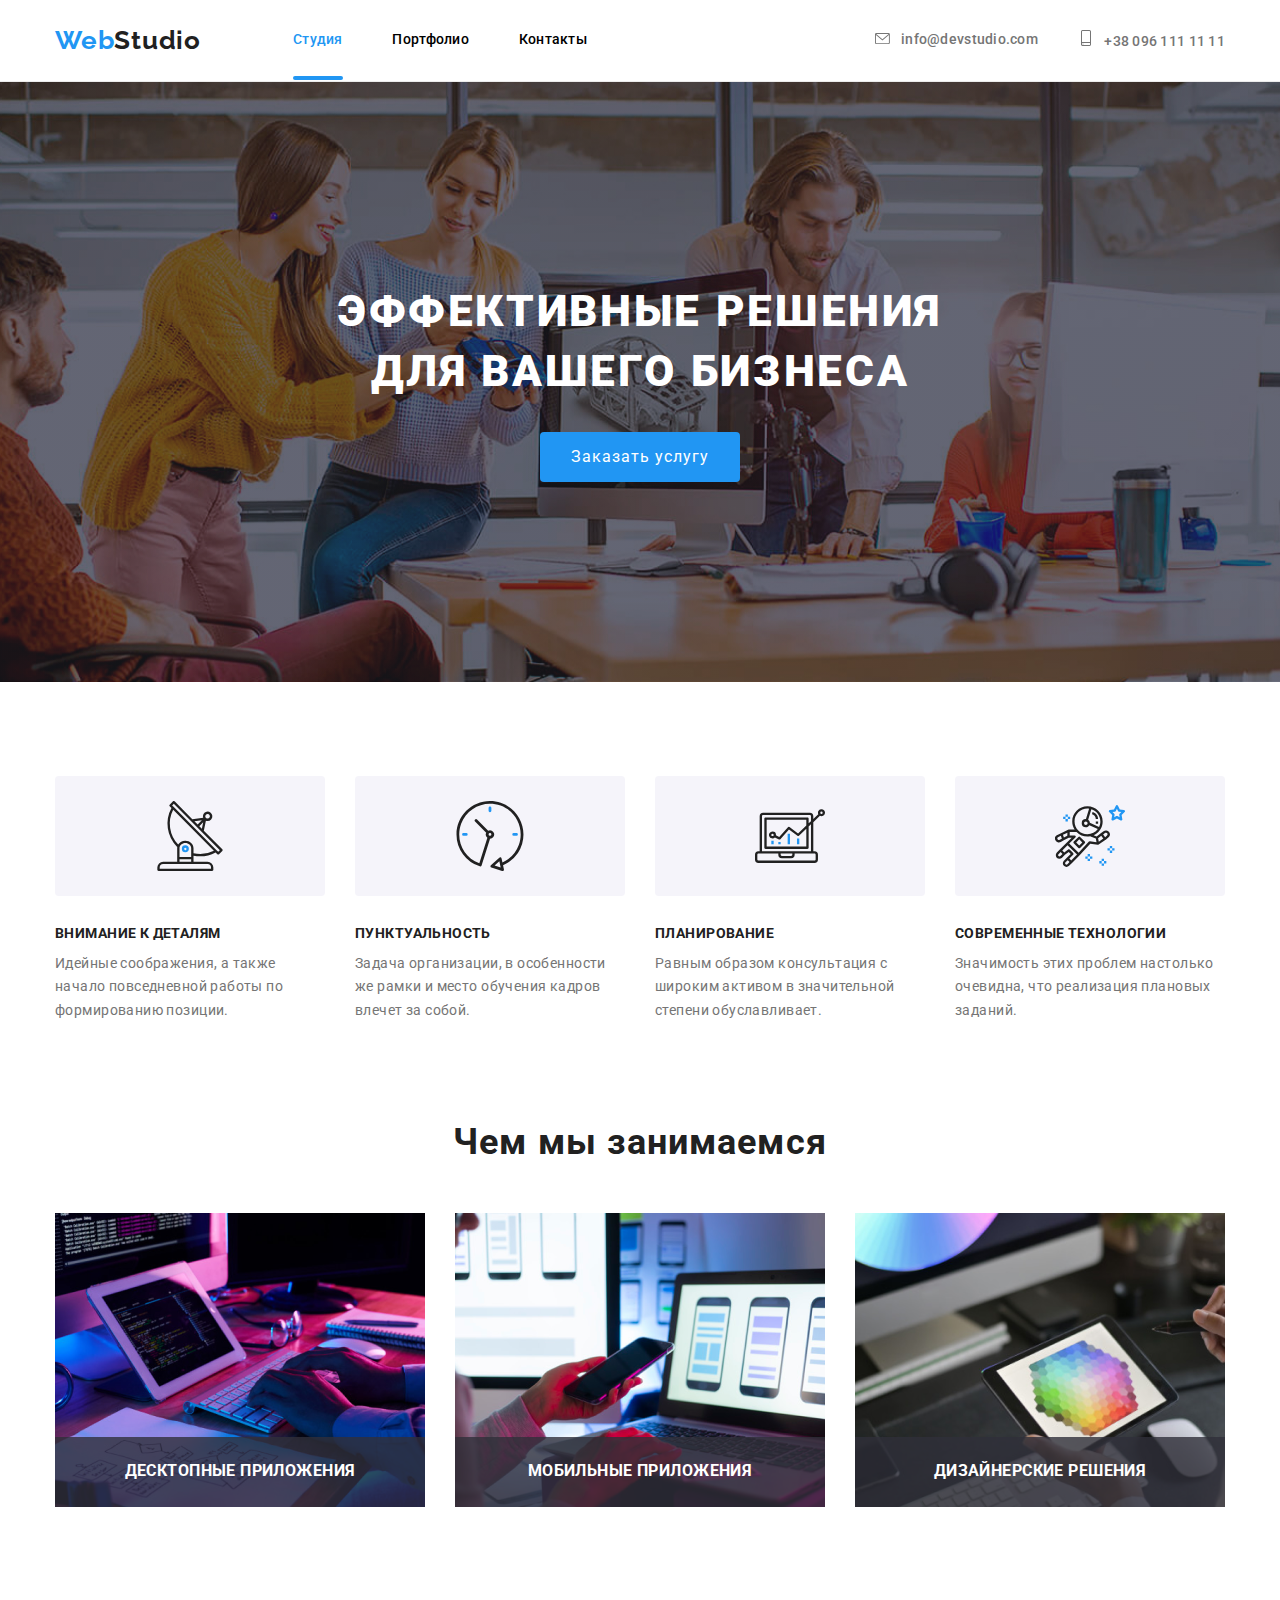
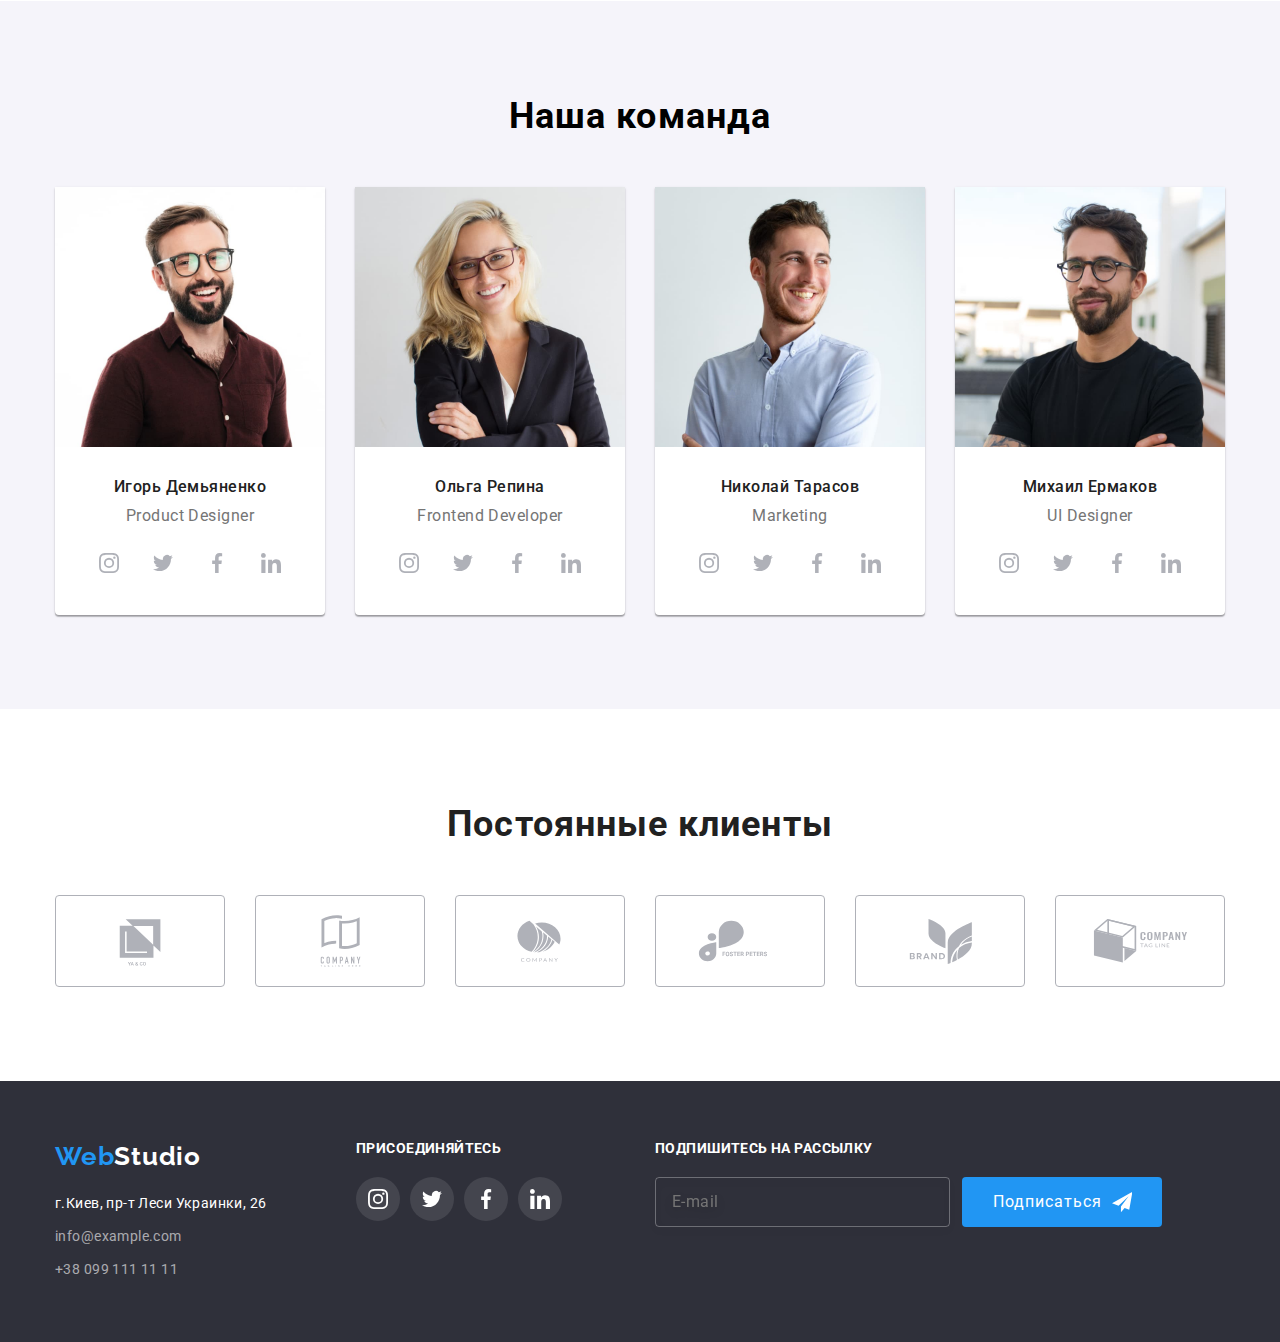
<file: index.html>
<!DOCTYPE html>
<html lang="ru">
<head>
    <meta charset="UTF-8">
    <meta http-equiv="X-UA-Compatible" content="IE=edge">
    <meta name="viewport" content="width=device-width, initial-scale=1.0">
    <title>Document</title>
    <link 
        href="https://fonts.googleapis.com/css2?family=Raleway:wght@700&family=Roboto:wght@400;500;700;900&display=swap"
        rel="stylesheet"/>
    <link rel="stylesheet" href="./css/main.min.css"/>
</head>
<body>
    <!--шапка-->
    <header>
        <div class="container header">
            <nav class="header__nav">
                <a class="logo" href="./index.html">Web<span class="logo--black">Studio</span></a>
                <ul class="header__menu">
                    <li class=""><a class="header__link header__link--color header__link--line" href="./index.html">Студия</a></li>
                    <li class=""><a class="header__link" href="./portfolio.html">Портфолио</a></li>
                    <li class=""><a class="header__link" href="">Контакты</a></li>
                </ul>
            </nav>
            <ul class="header__contact">
                <li><a class="header__communication" href="mailto:info@devstudio.com"><svg class="header__icon">
                            <use href="./images/symbol-defs.svg#envelope"></use>
                        </svg>info@devstudio.com</a></li>
                <li><a class="header__communication" href="tel:+380961111111"><svg class="header__icon header__icon--size">
                            <use href="./images/symbol-defs.svg#smartphone"></use>
                        </svg>+38 096 111 11 11</a></li>
            </ul>
        </div>
    </header>
    <main>
        <!--герой-->
        <section class="hero">
            <div class="container">
                <h1 class="hero__item">Эффективные решения для вашего бизнеса</h1>
                <button type="button" class="button-order" data-modal-open>Заказать услугу</button>
            </div>
        </section>
        <!--деятельность-->
        <section class="quality">
            <div class="container">
                <ul class="quality__box">
                    <li class="quality__card quality__card--antenna">
                        <h3 class="quality__title">Внимание к деталям</h3>
                        <p class="quality__item">Идейные соображения, а также начало повседневной работы по
                            формированию позиции.</p>
                    </li>
                    <li class="quality__card quality__card--clock">
                        <h3 class="quality__title">Пунктуальность</h3>
                        <p class="quality__item">Задача организации, в особенности же рамки и место обучения кадров
                            влечет за собой.</p>
                    </li>
                    <li class="quality__card quality__card--diagram">
                        <h3 class="quality__title">Планирование</h3>
                        <p class="quality__item">Равным образом консультация с широким активом в значительной степени
                            обуславливает.</p>
                    </li>
                    <li class="quality__card quality__card--astronaut">
                        <h3 class="quality__title">Современные технологии</h3>
                        <p class="quality__item">Значимость этих проблем настолько очевидна, что реализация плановых
                            заданий.</p>
                    </li>
                </ul>
            </div>
        </section>
        <!--направления-->
        <section class="activity">
            <div class="container">
                <h2 class="activity__title">Чем мы занимаемся</h2>
                <ul class="activity__box">
                    <li class="activity__card"><a href=""><img src="./images/computer.png" width="370" alt="компьютеры">
                        <div class="activity__item"><h3>Десктопные приложения</h3></div></a>
                    </li>
                    <li class="activity__card"><a href=""><img src="./images/laptop.png" width="370" alt="ноутбуки">
                        <div class="activity__item"><h3>Мобильные приложения</h3></div></a>
                    </li>
                    <li class="activity__card"><a href=""><img src="./images/tablet.png" width="370" alt="планшеты">
                        <div class="activity__item"><h3>Дизайнерские решения</h3></div></a>
                    </li>
                </ul>
            </div>
        </section>
        <!--сотрудники-->
        <section class="team">
            <div class="container">
                <h2 class="team__title">Наша команда</h2>
                <ul class="team__box">
                    <li class="team__employee"><img src="./images/employee1.jpg" width="270" alt="Игорь Демьяненко">
                    <div class="team__card">
                        <h3 class="team__name">Игорь Демьяненко</h3>
                        <p class="team__profession" lang="en">Product Designer</p>
                        <ul class="network">
                            <li><a href="" class="network__svg"><svg class="network__icon"><use href="./images/symbol-defs.svg#instagram"></use></svg></a></li>
                            <li><a href="" class="network__svg"><svg class="network__icon"><use href="./images/symbol-defs.svg#twitter"></use></svg></a></li>
                            <li><a href="" class="network__svg"><svg class="network__icon"><use href="./images/symbol-defs.svg#facebook"></use></svg></a></li>
                            <li><a href="" class="network__svg"><svg class="network__icon"><use href="./images/symbol-defs.svg#linkedin"></use></svg></a></li>
                        </ul>
                    </div>
                    </li>
                    <li class="team__employee"><img src="./images/employee2.jpg" width="270" alt="Ольга Репина">
                    <div class="team__card">
                        <h3 class="team__name">Ольга Репина</h3>
                        <p class="team__profession" lang="en">Frontend Developer</p>
                        <ul class="network">
                            <li><a href="" class="network__svg"><svg class="network__icon"><use href="./images/symbol-defs.svg#instagram"></use></svg></a></li>
                            <li><a href="" class="network__svg"><svg class="network__icon"><use href="./images/symbol-defs.svg#twitter"></use></svg></a></li>
                            <li><a href="" class="network__svg"><svg class="network__icon"><use href="./images/symbol-defs.svg#facebook"></use></svg></a></li>
                            <li><a href="" class="network__svg"><svg class="network__icon"><use href="./images/symbol-defs.svg#linkedin"></use></svg></a></li>
                        </ul>
                    </div>
                    </li>
                    <li class="team__employee"><img src="./images/employee3.jpg" width="270" alt="Николай Тарасов">
                    <div class="team__card">
                        <h3 class="team__name">Николай Тарасов</h3>
                        <p class="team__profession" lang="en">Marketing</p>
                        <ul class="network">
                            <li><a href="" class="network__svg"><svg class="network__icon"><use href="./images/symbol-defs.svg#instagram"></use></svg></a></li>
                            <li><a href="" class="network__svg"><svg class="network__icon"><use href="./images/symbol-defs.svg#twitter"></use></svg></a></li>
                            <li><a href="" class="network__svg"><svg class="network__icon"><use href="./images/symbol-defs.svg#facebook"></use></svg></a></li>
                            <li><a href="" class="network__svg"><svg class="network__icon"><use href="./images/symbol-defs.svg#linkedin"></use></svg></a></li>
                        </ul>
                    </div>
                    </li>
                    <li class="team__employee"><img src="./images/employee4.jpg" width="270" alt="Михаил Ермаков">
                    <div class="team__card">
                        <h3 class="team__name">Михаил Ермаков</h3>
                        <p class="team__profession" lang="en">UI Designer</p>
                        <ul class="network">
                            <li><a href="" class="network__svg"><svg class="network__icon"><use href="./images/symbol-defs.svg#instagram"></use></svg></a></li>
                            <li><a href="" class="network__svg"><svg class="network__icon"><use href="./images/symbol-defs.svg#twitter"></use></svg></a></li>
                            <li><a href="" class="network__svg"><svg class="network__icon"><use href="./images/symbol-defs.svg#facebook"></use></svg></a></li>
                            <li><a href="" class="network__svg"><svg class="network__icon"><use href="./images/symbol-defs.svg#linkedin"></use></svg></a></li>
                        </ul>
                    </div>
                    </li>
                </ul>
            </div>
        </section>
        <!--клиенты-->
        <section class="clients">
            <div class="container">
                <h2 class="clients__title">Постоянные клиенты</h2>
                <ul class="clients__box">
                    <li><a class="clients__site" href=""><svg class="clients__icon"><use href="./images/symbol-defs.svg#company1"></use></svg></a></li>
                    <li><a class="clients__site" href=""><svg class="clients__icon"><use href="./images/symbol-defs.svg#company2"></use></svg></a></li>
                    <li><a class="clients__site" href=""><svg class="clients__icon"><use href="./images/symbol-defs.svg#company3"></use></svg></a></li>
                    <li><a class="clients__site" href=""><svg class="clients__icon"><use href="./images/symbol-defs.svg#company4"></use></svg></a></li>
                    <li><a class="clients__site" href=""><svg class="clients__icon"><use href="./images/symbol-defs.svg#company5"></use></svg></a></li>
                    <li><a class="clients__site" href=""><svg class="clients__icon"><use href="./images/symbol-defs.svg#company6"></use></svg></a></li>
                </ul>
            </div>
        </section>
    </main>
    <footer>
        <div class="container">
            <div class="footer">
                <div class="footer__box">
                    <a class="logo" href="./index.html">Web<span class="logo--white">Studio</span></a>
                    <address>
                        <ul class="footer__address">
                            <li><a class="footer__contact" href="https://goo.gl/maps/jAV8vngoX1ZqWARp7">г.Киев, пр-т Леси Украинки, 26</a></li>
                            <li><a class="footer__contact footer__contact--color" href="mailto:info@example.com">info@example.com</a></li>
                            <li><a class="footer__contact footer__contact--color" href="tel:+380991111111">+38 099 111 11 11</a></li>
                        </ul>
                    </address>
                </div>
                <div class="footer__social">
                    <h3 class="footer__title">присоединяйтесь</h3>
                    <ul class="network network--left">
                        <li><a href="" class="network__svg network__svg--color"><svg class="network__icon"><use href="./images/symbol-defs.svg#instagram"></use></svg></a></li>
                        <li><a href="" class="network__svg network__svg--color"><svg class="network__icon"><use href="./images/symbol-defs.svg#twitter"></use></svg></a></li>
                        <li><a href="" class="network__svg network__svg--color"><svg class="network__icon"><use href="./images/symbol-defs.svg#facebook"></use></svg></a></li>
                        <li><a href="" class="network__svg network__svg--color"><svg class="network__icon"><use href="./images/symbol-defs.svg#linkedin"></use></svg></a></li>
                    </ul>
                </div>
                <div class="footer__form">
                    <h3 class="footer__title">Подпишитесь на рассылку</h3>
                    <form class="footer__subscrib">
                        <input class="footer__input" type="email" name="email" required placeholder="E-mail"/>
                        <button class="footer__button" type="submit">Подписаться<svg class="footer__icon">
                            <use href="./images/symbol-defs.svg#airplane"></use>
                        </svg></button>
                    </form>
                </div>
            </div>
        </div>
    </footer>
    <div class="backdrop is-hidden" data-modal>
        <div class="modal">
            <button class="modal__close" data-modal-close><svg class="modal__icon"><use href="./images/symbol-defs.svg#close"></use></svg></button>
            <form>
                <p class="modal__title">Оставьте свои данные, мы вам перезвоним</p>
                <div class="modal__form">
                    <input class="modal__input" name="text" type="text" id="name" required placeholder=" "/>
                        <label class="modal__item" for="name">Имя</label>
                        <svg class="modal__svg"><use href="./images/symbol-defs.svg#name"></use></svg>
                </div>
                <div class="modal__form">
                    <input class="modal__input" name="tel" type="tel" id="telephone" required placeholder=" "/>
                        <label class="modal__item" for="telephone">Телефон</label>
                        <svg class="modal__svg"><use href="./images/symbol-defs.svg#telephone"></use></svg>
                </div>
                <div class="modal__form">
                    <input class="modal__input" name="email" type="email" id="envelope-modal" required placeholder=" "/>
                        <label class="modal__item" for="envelope-modal">Почта</label>
                        <svg class="modal__svg"><use class="" href="./images/symbol-defs.svg#envelope-modal"></use></svg>
                </div>
                <div class="textarea">
                    <label class="textarea__item" for="comment">Комментарий</label>
                    <textarea name="text" id="comment" placeholder="Введите текст"></textarea>
                </div>                
                <label class="checkbox"><input class="checkbox__icon" name="checkbox" type="checkbox" required/><span class="checkbox__svg"></span>Соглашаюсь с рассылкой и принимаю<span class="checkbox--color">Условия договора</span></label>
                <button class="modal__submit" type="submit">Отправить</button>
            </form>
        </div>
    </div>
    <script src="./js/modal.js"></script>
</body>
</html>
</file>
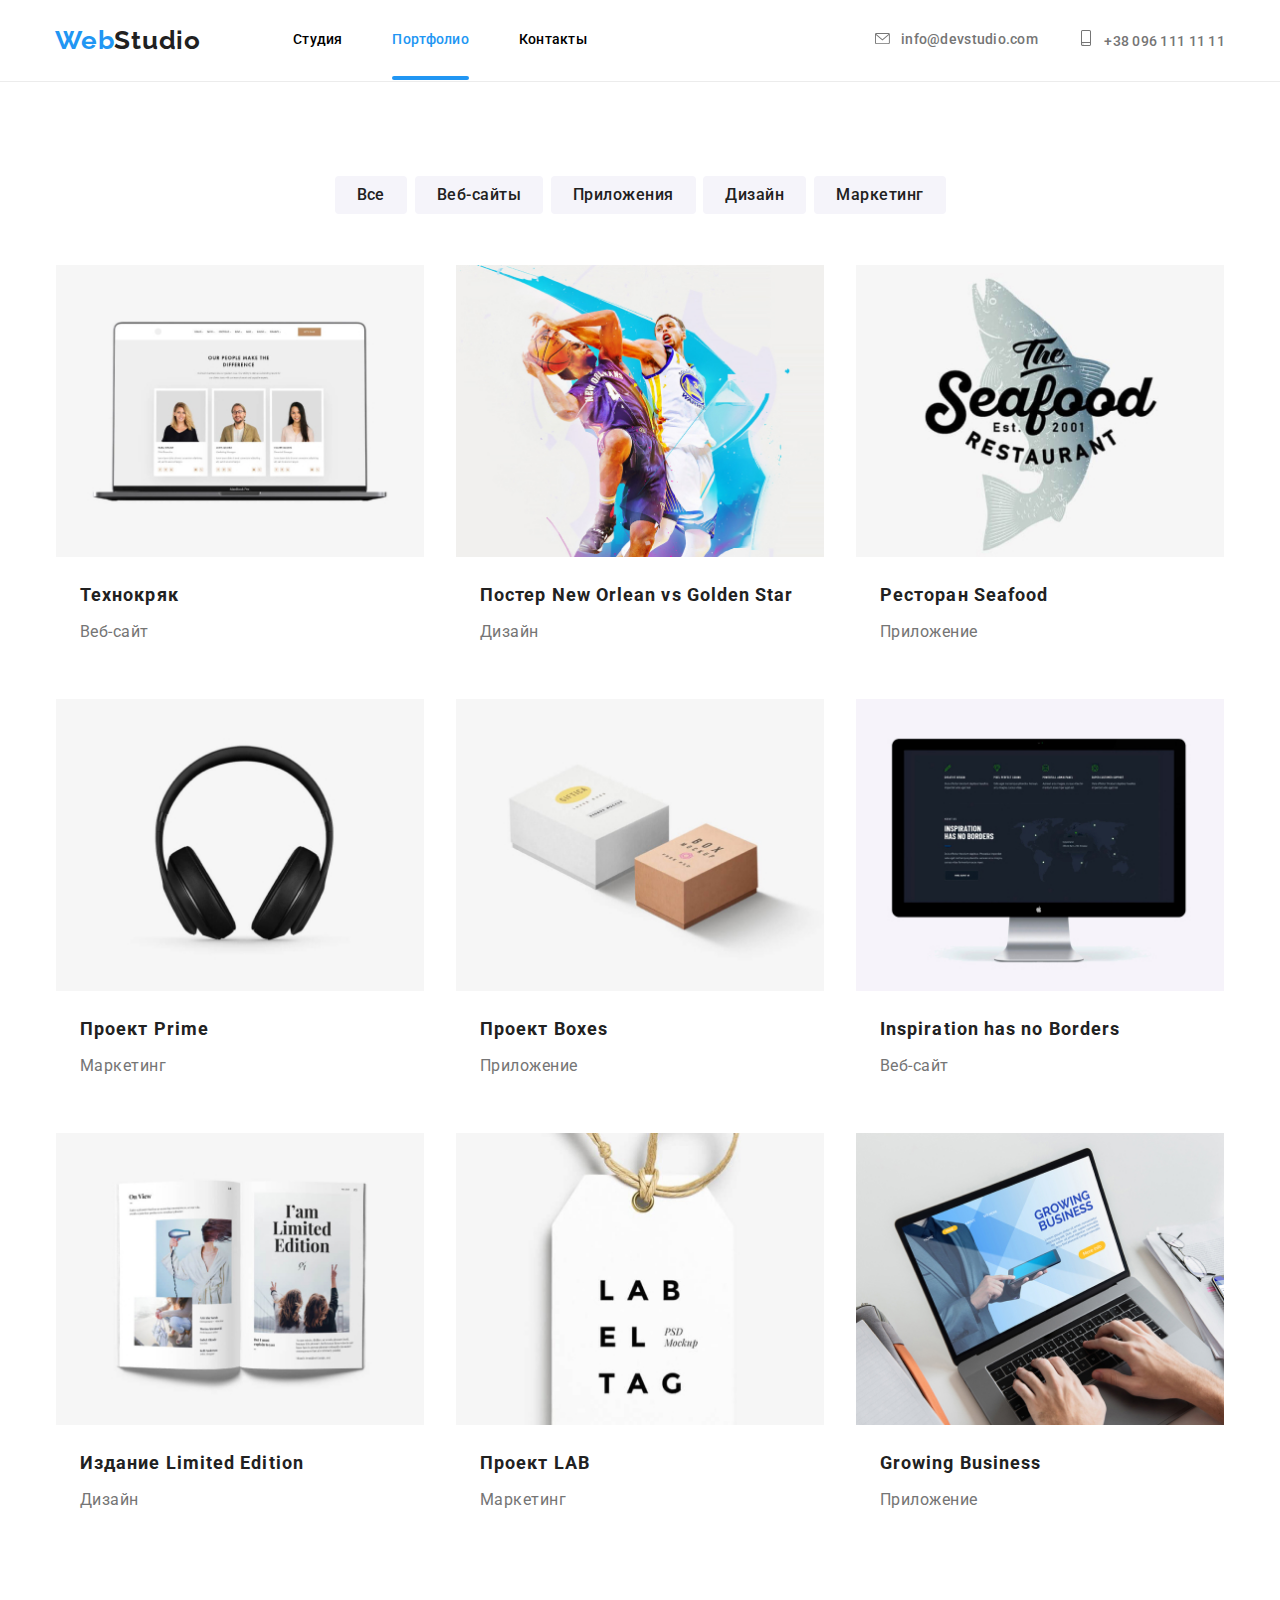
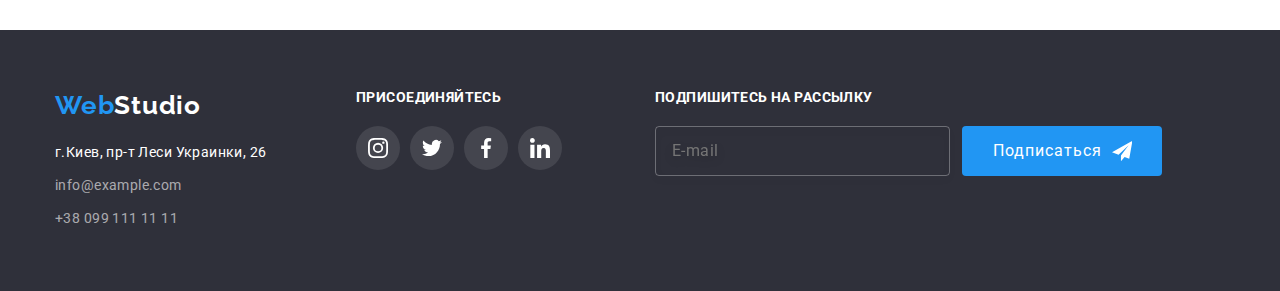
<file: portfolio.html>
<!DOCTYPE html>
<html lang="ru">
<head>
    <meta charset="UTF-8">
    <meta http-equiv="X-UA-Compatible" content="IE=edge">
    <meta name="viewport" content="width=device-width, initial-scale=1.0">
    <title>WebStudio</title>
    <link 
        href="https://fonts.googleapis.com/css2?family=Raleway:wght@700&family=Roboto:wght@400;500;700;900&display=swap"
        rel="stylesheet" />
    <link rel="stylesheet" href="./css/main.min.css"/>
</head>
<body>
    <!--шапка-->
    <header>
        <div class="container header">
            <nav class="header__nav">
                <a class="logo" href="./index.html">Web<span class="logo--black">Studio</span></a>
                <ul class="header__menu">
                    <li class=""><a class="header__link" href="./index.html">Студия</a></li>
                    <li class=""><a class="header__link header__link--color header__link--line" href="./portfolio.html">Портфолио</a></li>
                    <li class=""><a class="header__link" href="">Контакты</a></li>
                </ul>
            </nav>
            <ul class="header__contact">
                <li><a class="header__communication" href="mailto:info@devstudio.com"><svg class="header__icon">
                            <use href="./images/symbol-defs.svg#envelope"></use>
                        </svg>info@devstudio.com</a></li>
                <li><a class="header__communication" href="tel:+380961111111"><svg class="header__icon header__icon--size">
                            <use href="./images/symbol-defs.svg#smartphone"></use>
                        </svg>+38 096 111 11 11</a></li>
            </ul>
        </div>
    </header>
    <main>
        <section class="portfolio">
            <div class="container">
                <!--фильтр-->
                <h1 class="filter__title">Наши работы</h1>
                <ul class="filter__box">
                    <li class=""><button type="button" class="filter__button">Все</button></li>
                    <li class=""><button type="button" class="filter__button">Веб-сайты</button></li>
                    <li class=""><button type="button" class="filter__button">Приложения</button></li>
                    <li class=""><button type="button" class="filter__button">Дизайн</button></li>
                    <li class=""><button type="button" class="filter__button">Маркетинг</button></li>
                </ul>
                <!--список работ-->
                <ul class="work">
                    <li class="work__box"><a class="work__link" href="">
                        <div class="work__window"><img src="./images/techno.jpg" width="370" alt="Ноутбук со страницей веб-сайта">
                            <div class="work__card">
                                <p class="work__overlay">Ресурс предлагает комплексные предложения с разным уровнем функционала и сервисов. Все это позволит посетителю получить
                                исчерпывающие сведения о компании или частном лице.</p>
                            </div>
                        </div>
                        <div class="work__text">
                            <h3 class="work__title">Технокряк</h3>
                            <p class="work__item" >Веб-сайт</p>
                        </div></a>
                    </li>
                    <li class="work__box"><a class="work__link" href="">
                        <div class="work__window"><img src="./images/new-orlean.jpg" width="370" alt="Постер">
                            <div class="work__card">
                                <p class="work__overlay">Ресурс предлагает комплексные предложения с разным уровнем функционала и сервисов. Все это позволит посетителю получить
                                исчерпывающие сведения о компании или частном лице.</p>
                            </div>
                        </div>
                        <div class="work__text">
                            <h3 class="work__title">Постер New Orlean vs Golden Star</h3>
                            <p class="work__item" >Дизайн</p>
                        </div></a>
                    </li>
                    <li class="work__box"><a class="work__link" href="">
                        <div class="work__window"><img src="./images/seafood.jpg" width="370" alt="Логотип ресторана">
                            <div class="work__card">
                                <p class="work__overlay">Ресурс предлагает комплексные предложения с разным уровнем функционала и сервисов. Все это позволит посетителю получить
                                исчерпывающие сведения о компании или частном лице.</p>
                            </div>
                        </div>
                        <div class="work__text">
                            <h3 class="work__title">Ресторан Seafood</h3>
                            <p class="work__item" >Приложение</p>
                        </div></a>
                    </li>
                    <li class="work__box"><a class="work__link" href="">
                        <div class="work__window"><img src="./images/prime.jpg" width="370" alt="Наушники">
                            <div class="work__card">
                                <p class="work__overlay">Ресурс предлагает комплексные предложения с разным уровнем функционала и сервисов. Все это позволит посетителю получить
                                исчерпывающие сведения о компании или частном лице.</p>
                            </div>
                        </div>
                        <div class="work__text">
                            <h3 class="work__title">Проект Prime</h3>
                            <p class="work__item" >Маркетинг</p>
                        </div></a>
                    </li>
                    <li class="work__box"><a class="work__link" href="">
                        <div class="work__window"><img src="./images/boxes.jpg" width="370" alt="Коробки">
                            <div class="work__card">
                                <p class="work__overlay">Ресурс предлагает комплексные предложения с разным уровнем функционала и сервисов. Все это позволит посетителю получить
                                исчерпывающие сведения о компании или частном лице.</p>
                            </div>
                        </div>
                        <div class="work__text">
                            <h3 class="work__title">Проект Boxes</h3>
                            <p class="work__item" >Приложение</p>
                        </div></a>
                        
                    </li>
                    <li class="work__box"><a class="work__link" href="">
                        <div class="work__window"><img src="./images/borders.jpg" width="370" alt="Монитор со страницей веб-сайта">
                            <div class="work__card">
                                <p class="work__overlay">Ресурс предлагает комплексные предложения с разным уровнем функционала и сервисов. Все это позволит посетителю получить
                                исчерпывающие сведения о компании или частном лице.</p>
                            </div>
                        </div>
                        <div class="work__text">
                            <h3 class="work__title">Inspiration has no Borders</h3>
                            <p class="work__item" >Веб-сайт</p>
                        </div></a>
                    </li>
                    <li class="work__box"><a class="work__link" href="">
                        <div class="work__window"><img src="./images/limited.jpg" width="370" alt="Журнал">
                            <div class="work__card">
                                <p class="work__overlay">Ресурс предлагает комплексные предложения с разным уровнем функционала и сервисов. Все это позволит посетителю получить
                                исчерпывающие сведения о компании или частном лице.</p>
                            </div>
                        </div>
                        <div class="work__text">
                            <h3 class="work__title">Издание Limited Edition</h3>
                            <p class="work__item" >Дизайн</p>
                        </div></a>
                    </li>
                    <li class="work__box"><a class="work__link" href="">
                        <div class="work__window"><img src="./images/lab.jpg" width="370" alt="Бирка товара">
                            <div class="work__card">
                                <p class="work__overlay">Ресурс предлагает комплексные предложения с разным уровнем функционала и сервисов. Все это позволит посетителю получить
                                исчерпывающие сведения о компании или частном лице.</p>
                            </div>
                        </div>
                        <div class="work__text">
                            <h3 class="work__title">Проект LAB</h3>
                            <p class="work__item" >Маркетинг</p>
                        </div></a>
                    </li>
                    <li class="work__box"><a class="work__link" href="">
                        <div class="work__window"><img src="./images/business.jpg" width="370" alt="Фото приложения">
                            <div class="work__card">
                                <p class="work__overlay">Ресурс предлагает комплексные предложения с разным уровнем функционала и сервисов. Все это позволит посетителю получить
                                исчерпывающие сведения о компании или частном лице.</p>
                            </div>
                        </div>
                        <div class="work__text">
                            <h3 class="work__title">Growing Business</h3>
                            <p class="work__item" >Приложение</p>
                        </div></a>
                    </li>
                </ul>
            </div>
        </section>
    </main>
    <footer>
        <div class="container">
            <div class="footer">
                <div class="footer__box">
                    <a class="logo" href="./index.html">Web<span class="logo--white">Studio</span></a>
                    <address>
                        <ul class="footer__address">
                            <li><a class="footer__contact" href="https://goo.gl/maps/jAV8vngoX1ZqWARp7">г.Киев, пр-т Леси
                                    Украинки, 26</a></li>
                            <li><a class="footer__contact footer__contact--color"
                                    href="mailto:info@example.com">info@example.com</a></li>
                            <li><a class="footer__contact footer__contact--color" href="tel:+380991111111">+38 099 111 11
                                    11</a></li>
                        </ul>
                    </address>
                </div>
                <div class="footer__social">
                    <h3 class="footer__title">присоединяйтесь</h3>
                    <ul class="network network--left">
                        <li><a href="" class="network__svg network__svg--color"><svg class="network__icon">
                                    <use href="./images/symbol-defs.svg#instagram"></use>
                                </svg></a></li>
                        <li><a href="" class="network__svg network__svg--color"><svg class="network__icon">
                                    <use href="./images/symbol-defs.svg#twitter"></use>
                                </svg></a></li>
                        <li><a href="" class="network__svg network__svg--color"><svg class="network__icon">
                                    <use href="./images/symbol-defs.svg#facebook"></use>
                                </svg></a></li>
                        <li><a href="" class="network__svg network__svg--color"><svg class="network__icon">
                                    <use href="./images/symbol-defs.svg#linkedin"></use>
                                </svg></a></li>
                    </ul>
                </div>
                <div class="footer__form">
                    <h3 class="footer__title">Подпишитесь на рассылку</h3>
                    <form class="footer__subscrib">
                        <input class="footer__input" type="email" name="email" required placeholder="E-mail" />
                        <button class="footer__button" type="submit">Подписаться<svg class="footer__icon">
                                <use href="./images/symbol-defs.svg#airplane"></use>
                            </svg></button>
                    </form>
                </div>
            </div>
        </div>
    </footer>
</body>
</html>
</file>
<file: css/main.min.css>
/*! modern-normalize v1.1.0 | MIT License | https://github.com/sindresorhus/modern-normalize */*,::before,::after{-webkit-box-sizing:border-box;box-sizing:border-box}html{line-height:1.15;-webkit-text-size-adjust:100%;-moz-tab-size:4;-o-tab-size:4;tab-size:4}body{margin:0;font-family:system-ui,-apple-system,"Segoe UI",Roboto,Helvetica,Arial,sans-serif,"Apple Color Emoji","Segoe UI Emoji"}hr{height:0;color:inherit}abbr[title]{-webkit-text-decoration:underline dotted;text-decoration:underline dotted}b,strong{font-weight:bolder}code,kbd,samp,pre{font-family:ui-monospace,SFMono-Regular,Consolas,"Liberation Mono",Menlo,monospace;font-size:1em}small{font-size:80%}sub,sup{font-size:75%;line-height:0;position:relative;vertical-align:baseline}sub{bottom:-0.25em}sup{top:-0.5em}table{text-indent:0;border-color:inherit}button,input,optgroup,select,textarea{font-family:inherit;font-size:100%;line-height:1.15;margin:0}button,select{text-transform:none}button,[type=button],[type=reset],[type=submit]{-webkit-appearance:button}::-moz-focus-inner{border-style:none;padding:0}:-moz-focusring{outline:1px dotted ButtonText}:-moz-ui-invalid{box-shadow:none}legend{padding:0}progress{vertical-align:baseline}::-webkit-inner-spin-button,::-webkit-outer-spin-button{height:auto}[type=search]{-webkit-appearance:textfield;outline-offset:-2px}::-webkit-search-decoration{-webkit-appearance:none}::-webkit-file-upload-button{-webkit-appearance:button;font:inherit}summary{display:list-item}body{background-color:#fff;color:var(--primary-text-color);font-family:Roboto,sans-serif;font-style:normal;font-weight:700}section{padding-top:94px;padding-bottom:94px}h1,h2,h3,ul,p{margin:0;padding:0}ul{list-style:none;cursor:pointer}html{-webkit-box-sizing:border-box;box-sizing:border-box}a{text-decoration:none;color:var(--primary-text-color);margin:0;padding:0}img{display:block;width:100%;height:auto;padding:0;margin:0}.container{width:1200px;padding-left:15px;padding-right:15px;margin-left:auto;margin-right:auto}header{border-bottom:1px solid #ececec}.header{display:-webkit-box;display:-ms-flexbox;display:flex;-webkit-box-pack:justify;-ms-flex-pack:justify;justify-content:space-between;-webkit-box-align:center;-ms-flex-align:center;align-items:center;padding-top:25px;padding-bottom:25px}.header__nav{width:532px;display:-webkit-box;display:-ms-flexbox;display:flex;-webkit-box-orient:horizontal;-webkit-box-direction:normal;-ms-flex-direction:row;flex-direction:row;-webkit-box-pack:justify;-ms-flex-pack:justify;justify-content:space-between;-webkit-box-align:center;-ms-flex-align:center;align-items:center}.header__menu,.header__contact{font-family:Roboto,sans-serif;font-weight:500;font-size:14px;line-height:1.14;letter-spacing:.02em}.header__menu{display:-webkit-box;display:-ms-flexbox;display:flex;-webkit-box-orient:horizontal;-webkit-box-direction:normal;-ms-flex-direction:row;flex-direction:row;width:294px;-webkit-box-pack:justify;-ms-flex-pack:justify;justify-content:space-between;padding:0}.header__link{position:relative;-webkit-transition:color 250ms cubic-bezier(0.4, 0, 0.2, 1);transition:color 250ms cubic-bezier(0.4, 0, 0.2, 1)}.header__link:hover,.header__link:focus{color:#2196f3}.header__link--line::after{display:block;content:"";position:absolute;width:100%;height:4px;border-radius:2px;background-color:#2196f3;top:45px}.header__link--color{color:#2196f3}.header__contact{display:-webkit-box;display:-ms-flexbox;display:flex;width:350px;list-style:none;-webkit-box-pack:justify;-ms-flex-pack:justify;justify-content:space-between;-webkit-box-align:center;-ms-flex-align:center;align-items:center;padding:0;margin:0}.header__communication{color:#757575;-webkit-transition:color 250ms cubic-bezier(0.4, 0, 0.2, 1);transition:color 250ms cubic-bezier(0.4, 0, 0.2, 1)}.header__communication:hover,.header__communication:focus{color:#2196f3}.header__icon{display:inline-block;width:16px;height:12px;fill:currentColor;margin-right:10px;padding:0}.header__icon--size{height:16px}.logo{color:#2196f3;display:block;font-family:Raleway,sans-serif;font-size:26px;line-height:1.19;letter-spacing:.03em}.logo--black{color:#212121}.logo--white{color:#fff}.hero{color:#fff;background-color:#2f303a;background-image:-webkit-gradient(linear, left top, right top, from(rgba(47, 48, 58, 0.4)), to(rgba(47, 48, 58, 0.4))),url("../images/hero.jpg");background-image:linear-gradient(to right, rgba(47, 48, 58, 0.4), rgba(47, 48, 58, 0.4)),url("../images/hero.jpg");background-repeat:no-repeat;background-position:center;background-size:cover;background-size:1600px;text-align:center;padding-top:200px;padding-bottom:200px}.hero__item{display:inline-block;width:696px;margin-bottom:30px;color:#fff;font-family:Roboto,sans-serif;font-weight:900;font-size:44px;line-height:1.36;letter-spacing:.06em;text-transform:uppercase}.button-order{color:#fff;background:#2196f3;font-family:Roboto,sans-serif;font-size:16px;line-height:1.88;letter-spacing:.06em;display:block;min-width:200px;height:50px;margin:0 auto;cursor:pointer;border:rgba(0,0,0,0);border-radius:4px;-webkit-transition:color 250ms cubic-bezier(0.4, 0, 0.2, 1),background-color 250ms cubic-bezier(0.4, 0, 0.2, 1);transition:color 250ms cubic-bezier(0.4, 0, 0.2, 1),background-color 250ms cubic-bezier(0.4, 0, 0.2, 1)}.button-order:hover,.button-order:focus{color:#2196f3;background-color:#fff}.button-order:active{color:#2196f3}.quality{padding-bottom:0}.quality__box{display:-webkit-box;display:-ms-flexbox;display:flex;-webkit-box-orient:horizontal;-webkit-box-direction:normal;-ms-flex-direction:row;flex-direction:row;-webkit-box-pack:justify;-ms-flex-pack:justify;justify-content:space-between;padding:0;margin-left:auto;margin-right:auto}.quality__card{width:270px;height:251px}.quality__card::before{display:block;content:"";height:120px;margin-bottom:30px;background:#f5f4fa;border-radius:4px;background-size:70px;background-position:center;background-repeat:no-repeat}.quality__card--antenna::before{background-image:url("../images/antenna.svg")}.quality__card--clock::before{background-image:url("../images/clock.svg")}.quality__card--diagram::before{background-image:url("../images/diagram.svg")}.quality__card--astronaut::before{background-image:url("../images/astronaut.svg")}.quality__title{color:#212121;font-family:Roboto,sans-serif;font-size:14px;line-height:1.14;letter-spacing:.03em;text-transform:uppercase;margin-bottom:10px}.quality__item{color:#757575;font-family:Roboto,sans-serif;font-weight:400;font-size:14px;line-height:1.71;letter-spacing:.03em}.activity__title{color:#212121;font-family:Roboto,sans-serif;font-size:36px;line-height:1.17;text-align:center;letter-spacing:.03em;margin-top:0;margin-bottom:50px}.activity__box{display:-webkit-box;display:-ms-flexbox;display:flex;-webkit-box-orient:horizontal;-webkit-box-direction:normal;-ms-flex-direction:row;flex-direction:row;-webkit-box-pack:justify;-ms-flex-pack:justify;justify-content:space-between;margin-top:50px;margin:0;padding:0}.activity__card{display:-webkit-box;display:-ms-flexbox;display:flex;position:relative}.activity__item{display:-webkit-box;display:-ms-flexbox;display:flex;font-size:14px;line-height:1.14;-webkit-box-align:center;-ms-flex-align:center;align-items:center;-webkit-box-pack:center;-ms-flex-pack:center;justify-content:center;letter-spacing:.03em;text-transform:uppercase;color:#fff;position:absolute;background:rgba(47,48,58,.8);width:100%;height:70px;bottom:0}.team{background-color:#f5f4fa}.team__title{font-family:Roboto,sans-serif;font-size:36px;line-height:1.17;text-align:center;letter-spacing:.03em;margin-top:0;margin-bottom:50px;padding:0}.team__box{display:-webkit-box;display:-ms-flexbox;display:flex;-webkit-box-orient:horizontal;-webkit-box-direction:normal;-ms-flex-direction:row;flex-direction:row;-webkit-box-pack:justify;-ms-flex-pack:justify;justify-content:space-between;width:1170px;margin:0;padding:0}.team__employee{background-color:#fff;width:270px;border-bottom-left-radius:4px;border-bottom-right-radius:4px;-webkit-box-shadow:0px 1px 3px rgba(0,0,0,.12),0px 1px 1px rgba(0,0,0,.14),0px 2px 1px rgba(0,0,0,.2);box-shadow:0px 1px 3px rgba(0,0,0,.12),0px 1px 1px rgba(0,0,0,.14),0px 2px 1px rgba(0,0,0,.2)}.team__card{padding:30px 0}.team__name{color:#212121;font-family:Roboto,sans-serif;font-weight:500;font-size:16px;line-height:1.19;text-align:center;letter-spacing:.03em;margin-top:0;margin-bottom:10px}.team__profession{color:#757575;font-family:Roboto,sans-serif;font-weight:400;font-size:16px;line-height:1.19;text-align:center;letter-spacing:.03em;margin-bottom:16px}.network{display:-webkit-box;display:-ms-flexbox;display:flex;width:206px;-webkit-box-pack:justify;-ms-flex-pack:justify;justify-content:space-between;margin:auto}.network--left{margin-left:0}.network__svg{fill:#afb1b8;background-color:#fff;display:-webkit-box;display:-ms-flexbox;display:flex;width:44px;height:44px;border-radius:50%;-webkit-box-align:center;-ms-flex-align:center;align-items:center;-webkit-box-pack:center;-ms-flex-pack:center;justify-content:center;-webkit-transition:background-color 250ms cubic-bezier(0.4, 0, 0.2, 1),fill 250ms cubic-bezier(0.4, 0, 0.2, 1);transition:background-color 250ms cubic-bezier(0.4, 0, 0.2, 1),fill 250ms cubic-bezier(0.4, 0, 0.2, 1)}.network__svg:hover,.network__svg:active{background-color:#2196f3;fill:#fff}.network__svg--color{fill:#fff;background-color:rgba(255,255,255,.1);-webkit-transition:background-color 250ms cubic-bezier(0.4, 0, 0.2, 1);transition:background-color 250ms cubic-bezier(0.4, 0, 0.2, 1)}.network__svg--color:hover,.network__svg--color:focus{background-color:#2196f3}.network__icon{display:block;width:20px;height:20px}.clients__title{color:#212121;font-family:Roboto,sans-serif;font-size:36px;line-height:1.17;letter-spacing:.03em;text-align:center;margin-bottom:50px}.clients__box{display:-webkit-box;display:-ms-flexbox;display:flex;-webkit-box-pack:justify;-ms-flex-pack:justify;justify-content:space-between;width:1170px;margin:0;padding:0}.clients__site{display:block;width:170px;height:92px;padding:16px 32px;margin:0;background-size:auto;background-position:center;background-color:#fff;border:1px solid #afb1b8;border-radius:4px;fill:#afb1b8;-webkit-transition:border-color 250ms cubic-bezier(0.4, 0, 0.2, 1),fill 250ms cubic-bezier(0.4, 0, 0.2, 1);transition:border-color 250ms cubic-bezier(0.4, 0, 0.2, 1),fill 250ms cubic-bezier(0.4, 0, 0.2, 1)}.clients__site:hover,.clients__site:focus{fill:#2196f3;border-color:#2196f3}.clients__icon{width:106px;height:60px}footer{background-color:#2f303a}.footer{display:-webkit-box;display:-ms-flexbox;display:flex;padding-top:60px;padding-bottom:60px}.footer__box{margin-right:70px}.footer__address{font-style:normal;display:inline-block;width:231px;margin:0;margin-top:20px;padding:0}.footer__address>li{margin-bottom:9px}.footer__address>li:last-child{margin-bottom:0}.footer__contact{color:#fff;font-family:Roboto,sans-serif;font-weight:400;font-size:14px;line-height:1.71;letter-spacing:.03em;-webkit-transition:color 250ms cubic-bezier(0.4, 0, 0.2, 1);transition:color 250ms cubic-bezier(0.4, 0, 0.2, 1)}.footer__contact--color{color:rgba(255,255,255,.6)}.footer__contact:hover,.footer__contact:focus{color:#2196f3}.footer__title{color:#fff;font-family:"Roboto" sans-serif;font-size:14px;line-height:1.14;letter-spacing:.03em;text-transform:uppercase;margin-bottom:20px}.footer__form{margin-left:93px}.footer__subscrib{display:-webkit-box;display:-ms-flexbox;display:flex;height:50px}.footer__input{color:rgba(255,255,255,.6);background-color:rgba(0,0,0,0);list-style:none;font-weight:400;font-size:16px;line-height:1,25;letter-spacing:.03em;width:295px;height:50px;padding:15px 16px;margin-right:12px;border:1px solid rgba(255,255,255,.3);-webkit-filter:drop-shadow(0px 4px 4px rgba(0, 0, 0, 0.15));filter:drop-shadow(0px 4px 4px rgba(0, 0, 0, 0.15));border-radius:4px;-webkit-transition:border-color 250ms cubic-bezier(0.4, 0, 0.2, 1);transition:border-color 250ms cubic-bezier(0.4, 0, 0.2, 1)}.footer__input:focus{color:#2196f3;border-color:#2196f3}.footer__button{color:#fff;font-size:16px;line-height:1.88;letter-spacing:.06em;background:#2196f3;border-radius:4px;border-color:rgba(0,0,0,0);cursor:pointer;display:-webkit-box;display:-ms-flexbox;display:flex;-webkit-box-align:center;-ms-flex-align:center;align-items:center;text-align:left;width:200px;height:50px;padding:10px 28px 10px 29px;-webkit-transition:-webkit-box-shadow 250ms cubic-bezier(0.4, 0, 0.2, 1);transition:-webkit-box-shadow 250ms cubic-bezier(0.4, 0, 0.2, 1);transition:box-shadow 250ms cubic-bezier(0.4, 0, 0.2, 1);transition:box-shadow 250ms cubic-bezier(0.4, 0, 0.2, 1), -webkit-box-shadow 250ms cubic-bezier(0.4, 0, 0.2, 1)}.footer__subscrib:hover{-webkit-box-shadow:0px 4px 4px rgba(0,0,0,.15);box-shadow:0px 4px 4px rgba(0,0,0,.15)}.footer__icon{width:24px;height:24px;margin-left:10px;fill:#fff}.backdrop{position:fixed;top:0;left:0;width:100%;height:100%;background-color:rgba(0,0,0,.2);opacity:1;-webkit-transition:opacity 250ms cubic-bezier(0.4, 0, 0.2, 1);transition:opacity 250ms cubic-bezier(0.4, 0, 0.2, 1)}.backdrop.is-hidden{opacity:0;pointer-events:none}.modal{position:absolute;width:528px;height:581px;background:#fff;-webkit-box-shadow:0px 1px 3px rgba(0,0,0,.12),0px 1px 1px rgba(0,0,0,.14),0px 2px 1px rgba(0,0,0,.2);box-shadow:0px 1px 3px rgba(0,0,0,.12),0px 1px 1px rgba(0,0,0,.14),0px 2px 1px rgba(0,0,0,.2);border-radius:4px;top:50%;left:50%;-webkit-transform:translate(-50%, -50%) scale(1);transform:translate(-50%, -50%) scale(1);-webkit-transition:-webkit-transform 250ms cubic-bezier(0.4, 0, 0.2, 1);transition:-webkit-transform 250ms cubic-bezier(0.4, 0, 0.2, 1);transition:transform 250ms cubic-bezier(0.4, 0, 0.2, 1);transition:transform 250ms cubic-bezier(0.4, 0, 0.2, 1), -webkit-transform 250ms cubic-bezier(0.4, 0, 0.2, 1);padding:40px}.backdrop.is-hidden .modal{-webkit-transform:translate(-50%, -50%) scale(0.9);transform:translate(-50%, -50%) scale(0.9)}.modal__close{display:block;position:absolute;cursor:pointer;width:30px;height:30px;border-radius:50%;border:1px solid rgba(0,0,0,.1);top:8px;right:8px}.modal__icon{width:11px;height:11px;fill:#000;-webkit-box-align:center;-ms-flex-align:center;align-items:center;-webkit-box-pack:center;-ms-flex-pack:center;justify-content:center}.modal__title{font-size:20px;line-height:1.15;letter-spacing:.03em;color:#212121;text-align:center;margin-bottom:30px}.modal__form{display:block;position:relative;width:100%;height:40px;margin-bottom:28px}input,textarea{-webkit-appearance:none;-moz-appearance:none;appearance:none;outline:none;border:none}.modal__input{display:block;width:100%;height:100%;border:1px solid rgba(33,33,33,.2);border-radius:4px;padding:11px 11px 11px 42px;font-weight:400;font-size:14px;line-height:1.14;letter-spacing:.01em;color:rgba(117,117,117,.5);-webkit-transition:border-color 250ms cubic-bezier(0.4, 0, 0.2, 1);transition:border-color 250ms cubic-bezier(0.4, 0, 0.2, 1)}.modal__input:focus{border-color:#2196f3;color:#2196f3}.modal__item{display:block;position:absolute;font-weight:400;font-size:12px;line-height:1.17;letter-spacing:.01em;color:#757575;top:50%;left:42px;-webkit-transform:translateY(-50%);transform:translateY(-50%);-webkit-transition:-webkit-transform 250ms cubic-bezier(0.4, 0, 0.2, 1);transition:-webkit-transform 250ms cubic-bezier(0.4, 0, 0.2, 1);transition:transform 250ms cubic-bezier(0.4, 0, 0.2, 1);transition:transform 250ms cubic-bezier(0.4, 0, 0.2, 1), -webkit-transform 250ms cubic-bezier(0.4, 0, 0.2, 1)}.modal__input:not(:-moz-placeholder-shown)+.modal__item{transform:translate(-42px, -40px)}.modal__input:not(:-ms-input-placeholder)+.modal__item{transform:translate(-42px, -40px)}.modal__input:focus+.modal__item,.modal__input:not(:placeholder-shown)+.modal__item{-webkit-transform:translate(-42px, -40px);transform:translate(-42px, -40px)}.modal__svg{display:block;width:18px;height:18px;position:absolute;left:12px;top:11px;-webkit-transition:fill 250ms cubic-bezier(0.4, 0, 0.2, 1);transition:fill 250ms cubic-bezier(0.4, 0, 0.2, 1)}.modal__input:focus~.modal__svg{fill:#2196f3}.textarea{display:block;position:relative;width:100%;height:120px;margin-bottom:25px}textarea{resize:none;border:1px solid rgba(33,33,33,.2);border-radius:4px;width:100%;height:100%;padding:12px 16px;-webkit-transition:color 250ms cubic-bezier(0.4, 0, 0.2, 1);transition:color 250ms cubic-bezier(0.4, 0, 0.2, 1);-webkit-transition:border-color 250ms cubic-bezier(0.4, 0, 0.2, 1);transition:border-color 250ms cubic-bezier(0.4, 0, 0.2, 1)}textarea:focus{color:#2196f3;border-color:#2196f3}.textarea__item{display:block;position:absolute;font-weight:400;font-size:12px;line-height:1.17;letter-spacing:.01em;color:#757575;top:-18px;left:0}.checkbox{font-weight:400;font-size:14px;line-height:1.71;letter-spacing:.03em;color:#757575;display:-webkit-box;display:-ms-flexbox;display:flex;-webkit-box-pack:center;-ms-flex-pack:center;justify-content:center;-webkit-box-align:center;-ms-flex-align:center;align-items:center}.checkbox--color{margin-left:4px;color:#2196f3;text-decoration:underline}.checkbox__icon{--webkit-appearance: none;--moz-appearance: none;-webkit-appearance:none;-moz-appearance:none;appearance:none}.checkbox__svg{display:inline-block;content:"";width:16px;height:15px;border:1px solid #212121;border-radius:2px;margin-right:8px}.checkbox__icon:checked+.checkbox__svg{background-size:contain;background-color:#2196f3;background-image:url(../images/ticks.svg);border-color:rgba(0,0,0,0);fill:#fff}.modal__submit{display:block;width:200px;height:50px;margin:30px auto 0 auto;cursor:pointer;font-size:16px;line-height:1.88;letter-spacing:.06em;color:#fff;background-color:#2196f3;border-color:rgba(0,0,0,0);-webkit-box-shadow:0px 4px 4px rgba(0,0,0,.15);box-shadow:0px 4px 4px rgba(0,0,0,.15);border-radius:4px}.filter__title{color:#212121;font-size:0;margin:0;padding:0}.filter__box{max-width:611px;display:-webkit-box;display:-ms-flexbox;display:flex;-webkit-box-orient:horizontal;-webkit-box-direction:normal;-ms-flex-direction:row;flex-direction:row;-webkit-box-pack:justify;-ms-flex-pack:justify;justify-content:space-between;margin-left:auto;margin-right:auto;margin-top:0;margin-bottom:50px;padding:0}.filter__button{color:#212121;background:#f5f4fa;font-family:Roboto,sans-serif;font-size:16px;font-weight:500;line-height:1.62;letter-spacing:.03em;display:block;cursor:pointer;padding:6px 22px;border:rgba(0,0,0,0);border-radius:4px;-webkit-transition:color 250ms cubic-bezier(0.4, 0, 0.2, 1),background-color 250ms cubic-bezier(0.4, 0, 0.2, 1),-webkit-box-shadow 250ms cubic-bezier(0.4, 0, 0.2, 1);transition:color 250ms cubic-bezier(0.4, 0, 0.2, 1),background-color 250ms cubic-bezier(0.4, 0, 0.2, 1),-webkit-box-shadow 250ms cubic-bezier(0.4, 0, 0.2, 1);transition:color 250ms cubic-bezier(0.4, 0, 0.2, 1),background-color 250ms cubic-bezier(0.4, 0, 0.2, 1),box-shadow 250ms cubic-bezier(0.4, 0, 0.2, 1);transition:color 250ms cubic-bezier(0.4, 0, 0.2, 1),background-color 250ms cubic-bezier(0.4, 0, 0.2, 1),box-shadow 250ms cubic-bezier(0.4, 0, 0.2, 1),-webkit-box-shadow 250ms cubic-bezier(0.4, 0, 0.2, 1)}.filter__button:hover,.filter__button:focus{color:#fff;background-color:#2196f3;-webkit-box-shadow:inset 0px 3px 1px rgba(0,0,0,.1),0px 1px 2px rgba(0,0,0,.08),0px 2px 2px rgba(0,0,0,.12);box-shadow:inset 0px 3px 1px rgba(0,0,0,.1),0px 1px 2px rgba(0,0,0,.08),0px 2px 2px rgba(0,0,0,.12)}.work{display:-webkit-box;display:-ms-flexbox;display:flex;width:1170px;-ms-flex-wrap:wrap;flex-wrap:wrap;margin-bottom:0;padding:0}.work__box{display:block;width:370px;height:404px;margin-left:0;margin-right:30px;margin-top:0;margin-bottom:30px;padding:0;background-color:#fff;border:1px solid #fff;-webkit-transition:-webkit-box-shadow 250ms cubic-bezier(0.4, 0, 0.2, 1);transition:-webkit-box-shadow 250ms cubic-bezier(0.4, 0, 0.2, 1);transition:box-shadow 250ms cubic-bezier(0.4, 0, 0.2, 1);transition:box-shadow 250ms cubic-bezier(0.4, 0, 0.2, 1), -webkit-box-shadow 250ms cubic-bezier(0.4, 0, 0.2, 1)}.work__box:nth-child(3n){margin-right:0}.work__box:nth-last-child(-n+3){margin-bottom:0}.work__link{display:block}.work__window{display:block;position:relative;overflow:hidden}.work__card{display:block;position:absolute;width:370px;height:294px;padding:64px 24px;top:0;left:0;background-color:rgba(33,150,243,.9);opacity:0;-webkit-transform:translateY(100%);transform:translateY(100%);-webkit-transition:opacity 250ms cubic-bezier(0.4, 0, 0.2, 1),-webkit-transform 250ms cubic-bezier(0.4, 0, 0.2, 1);transition:opacity 250ms cubic-bezier(0.4, 0, 0.2, 1),-webkit-transform 250ms cubic-bezier(0.4, 0, 0.2, 1);transition:opacity 250ms cubic-bezier(0.4, 0, 0.2, 1),transform 250ms cubic-bezier(0.4, 0, 0.2, 1);transition:opacity 250ms cubic-bezier(0.4, 0, 0.2, 1),transform 250ms cubic-bezier(0.4, 0, 0.2, 1),-webkit-transform 250ms cubic-bezier(0.4, 0, 0.2, 1);-webkit-box-shadow:none;box-shadow:none}.work__link:hover .work__card,.work__link:focus .work__card{opacity:1;-webkit-transform:translateY(0%);transform:translateY(0%);-webkit-box-shadow:0px 1px 1px rgba(0,0,0,.12),0px 4px 4px rgba(0,0,0,.06),1px 4px 6px rgba(0,0,0,.16);box-shadow:0px 1px 1px rgba(0,0,0,.12),0px 4px 4px rgba(0,0,0,.06),1px 4px 6px rgba(0,0,0,.16)}.work__card .work__overlay{font-weight:400;font-size:18px;line-height:1.56;letter-spacing:.03em;color:#fff}.work__text{padding:20px 24px}.work__title{color:#212121;font-family:Roboto,sans-serif;font-size:18px;line-height:2;letter-spacing:.06em;padding:0;margin-bottom:4px}.work__item{color:#757575;font-family:Roboto,sans-serif;font-weight:400;font-size:16px;line-height:1.88;letter-spacing:.03em;margin:0;padding:0}/*# sourceMappingURL=main.min.css.map */
</file>
